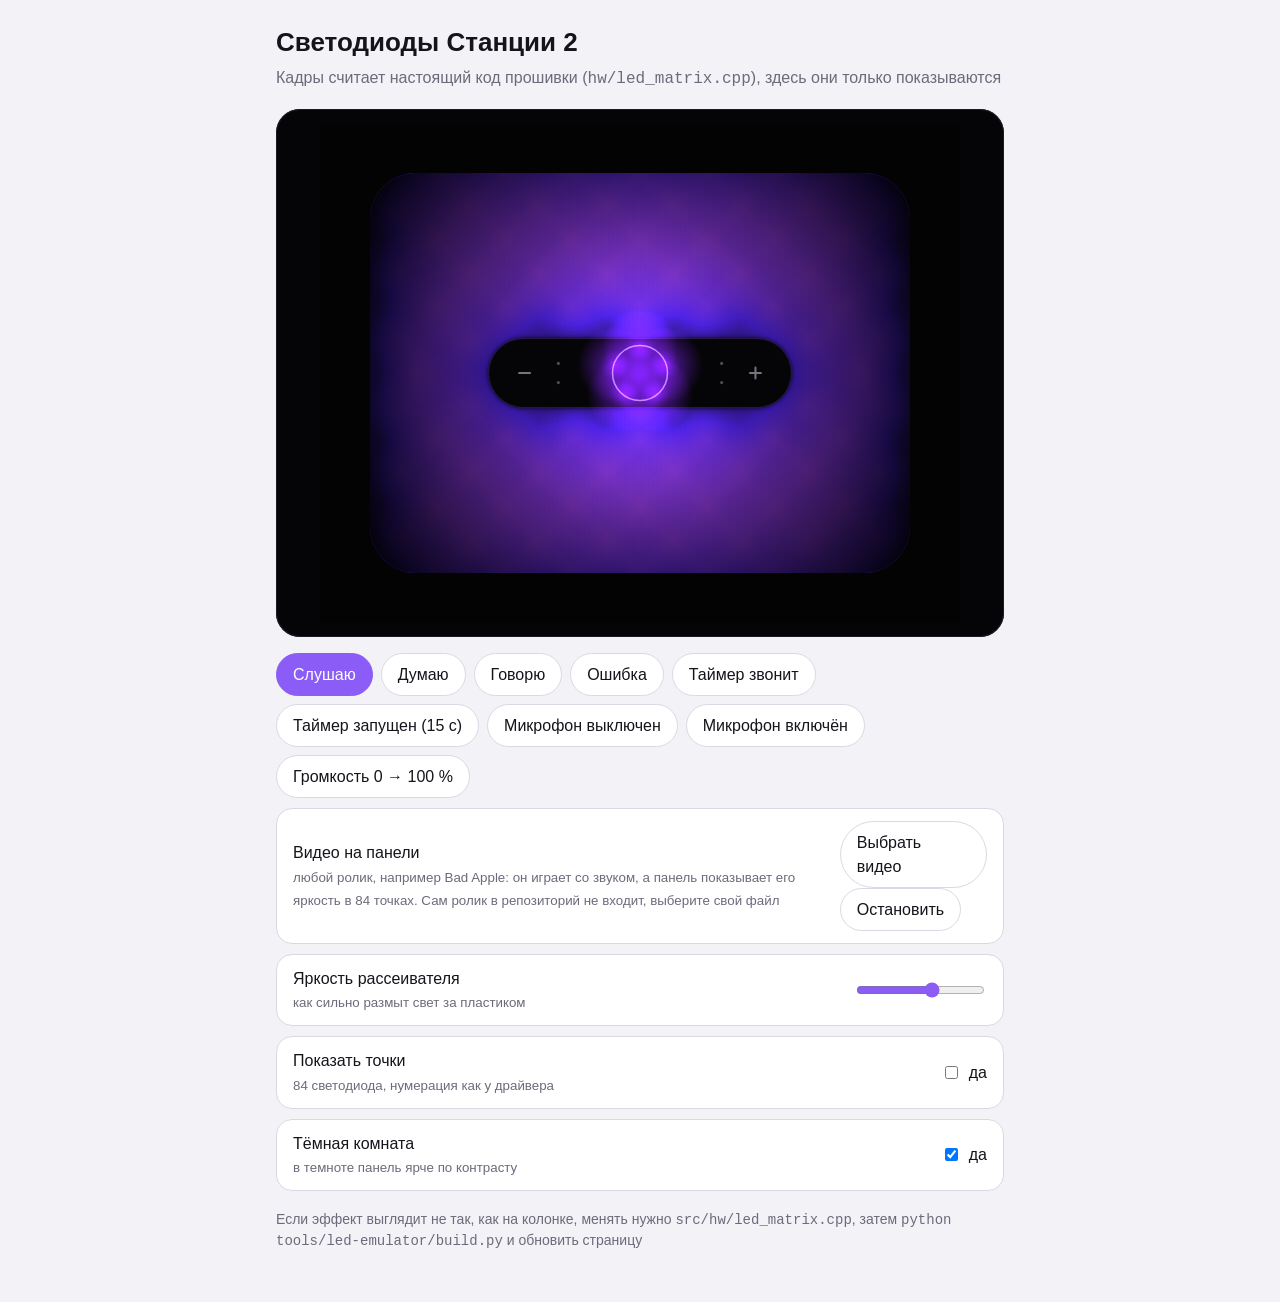
<file: satellite/tools/led-emulator/index.html>
<!doctype html>
<html lang="ru">
<head>
<meta charset="utf-8">
<meta name="viewport" content="width=device-width, initial-scale=1">
<title>Светодиоды Станции 2</title>
<style>
  :root { --bg: #0b0b10; --card: #17171f; --line: #2a2a36; --text: #ececf3; --sec: #9a9aaa; --acc: #8b5cf6; }
  @media (prefers-color-scheme: light) { :root:not([data-theme="dark"]) { --bg: #f2f2f7; --card: #fff; --line: #d9d9e3; --text: #14141b; --sec: #6b6b7b; } }
  :root[data-theme="light"] { --bg: #f2f2f7; --card: #fff; --line: #d9d9e3; --text: #14141b; --sec: #6b6b7b; }
  * { box-sizing: border-box; }
  body { margin: 0; background: var(--bg); color: var(--text); font: 16px/1.45 -apple-system, "Segoe UI", Roboto, sans-serif; }
  main { max-width: 760px; margin: 0 auto; padding: 24px 16px 40px; }
  h1 { font-size: 26px; margin: 0 0 4px; }
  p.sub { margin: 0 0 18px; color: var(--sec); }
  .stage { background: #050507; border-radius: 24px; padding: 14px; display: grid; place-items: center; box-shadow: inset 0 0 0 1px #1c1c26; }
  canvas { width: 100%; max-width: 640px; height: auto; display: block; }
  .scenes { display: flex; flex-wrap: wrap; gap: 8px; margin: 16px 0 10px; }
  button { font: inherit; color: var(--text); background: var(--card); border: 1px solid var(--line); border-radius: 999px; padding: 9px 16px; cursor: pointer; }
  button:hover { border-color: var(--acc); }
  button.on { background: var(--acc); border-color: var(--acc); color: #fff; }
  .row { display: flex; align-items: center; justify-content: space-between; gap: 12px; padding: 12px 16px; background: var(--card); border: 1px solid var(--line); border-radius: 16px; margin-top: 10px; }
  .row small { color: var(--sec); }
  label.btn { display: inline-block; font: inherit; color: var(--text); background: var(--card); border: 1px solid var(--line); border-radius: 999px; padding: 9px 16px; cursor: pointer; }
  label.btn:hover { border-color: var(--acc); }
  label { display: inline-flex; align-items: center; gap: 8px; cursor: pointer; }
  input[type=range] { accent-color: var(--acc); }
  .note { color: var(--sec); font-size: 14px; margin-top: 18px; }
</style>
</head>
<body>
<main>
  <h1>Светодиоды Станции 2</h1>
  <p class="sub">Кадры считает настоящий код прошивки (<code>hw/led_matrix.cpp</code>), здесь они только показываются</p>
  <div class="stage"><canvas id="cv" width="640" height="500"></canvas></div>
  <pre id="err" style="color:#ff8a80;white-space:pre-wrap;margin:8px 0 0"></pre>
  <div class="scenes" id="scenes"></div>
  <div class="row"><span>Видео на панели<br><small>любой ролик, например Bad Apple: он играет со звуком, а панель показывает его яркость в 84 точках. Сам ролик в репозиторий не входит, выберите свой файл</small></span>
    <span><label class="btn"><input id="vfile" type="file" accept="video/*" hidden>Выбрать видео</label> <button id="vstop" type="button">Остановить</button></span></div>
  <div class="row"><span>Яркость рассеивателя<br><small>как сильно размыт свет за пластиком</small></span><input id="diff" type="range" min="0" max="100" value="60"></div>
  <div class="row"><span>Показать точки<br><small>84 светодиода, нумерация как у драйвера</small></span><label><input id="dots" type="checkbox"> да</label></div>
  <div class="row"><span>Тёмная комната<br><small>в темноте панель ярче по контрасту</small></span><label><input id="dark" type="checkbox" checked> да</label></div>
  <p class="note">Если эффект выглядит не так, как на колонке, менять нужно <code>src/hw/led_matrix.cpp</code>, затем <code>python tools/led-emulator/build.py</code> и обновить страницу</p>
</main>
<script src="frames.js"></script>
<script>
(() => {
  const D = window.LED_FRAMES;
  if (!D) { document.body.insertAdjacentHTML('beforeend', '<p style="padding:20px">Нет frames.js: выполните <code>python tools/led-emulator/build.py</code></p>'); return; }
  const cv = document.getElementById('cv'), ctx = cv.getContext('2d');
  const W = cv.width, H = cv.height;
  const PW = 540, PH = PW / D.aspect, PX = (W - PW) / 2, PY = (H - PH) / 2, RAD = 46;
  const NLOGO = D.logo || 0;
  const glow = document.createElement('canvas'); glow.width = W; glow.height = H;
  const g = glow.getContext('2d');
  const small = document.createElement('canvas'), sg = small.getContext('2d');

  // the frames of every scene as bytes
  const scenes = {};
  for (const [id, s] of Object.entries(D.scenes)) {
    scenes[id] = { ...s, bytes: s.frames.map((h) => Uint8Array.from(h.match(/../g), (x) => parseInt(x, 16))) };
  }
  let cur = Object.keys(scenes)[0], t0 = performance.now();

  // a video of your own: its brightness at the position of every dot (the same 84 dots, the ring of the button gets the average)
  const vid = document.createElement('video'); vid.playsInline = true; vid.loop = true;
  const vc = document.createElement('canvas'); vc.width = 96; vc.height = 72;
  const vg = vc.getContext('2d', { willReadFrequently: true });
  let vidOn = false;
  function videoPx() {
    vg.drawImage(vid, 0, 0, vc.width, vc.height);
    const img = vg.getImageData(0, 0, vc.width, vc.height).data, out = new Uint8Array((D.points.length + NLOGO) * 3);
    let total = 0;
    D.points.forEach(([x, y], k) => {
      const cx = Math.round(x * (vc.width - 1)), cy = Math.round(y * (vc.height - 1));
      let l = 0, c = 0;
      for (let dy = -2; dy <= 2; dy++) for (let dx = -2; dx <= 2; dx++) {
        const xx = cx + dx, yy = cy + dy;
        if (xx < 0 || yy < 0 || xx >= vc.width || yy >= vc.height) continue;
        const o = (yy * vc.width + xx) * 4; l += 0.299 * img[o] + 0.587 * img[o + 1] + 0.114 * img[o + 2]; c++;
      }
      l = c ? l / c : 0; total += l;
      out[k * 3] = out[k * 3 + 1] = out[k * 3 + 2] = Math.round(Math.pow(l / 255, 1.5) * 255);      // the same gamma step as the daemon
    });
    const avg = Math.round(Math.pow(total / D.points.length / 255, 1.5) * 255);
    for (let j = 0; j < NLOGO; j++) { const o = (D.points.length + j) * 3; out[o] = out[o + 1] = out[o + 2] = avg; }
    return out;
  }
  document.getElementById('vfile').onchange = (e) => {
    const f = e.target.files[0]; if (!f) return;
    vid.src = URL.createObjectURL(f); vid.play().then(() => { vidOn = true; mark(); }).catch((x) => { document.getElementById('err').textContent = 'Видео не запустилось: ' + x.message; });
  };
  document.getElementById('vstop').onclick = () => { vid.pause(); vidOn = false; mark(); };

  const bar = document.getElementById('scenes');
  for (const [id, s] of Object.entries(scenes)) {
    const b = document.createElement('button'); b.textContent = s.label; b.dataset.id = id;
    b.onclick = () => { cur = id; t0 = performance.now(); vid.pause(); vidOn = false; mark(); };
    bar.appendChild(b);
  }
  const mark = () => bar.querySelectorAll('button').forEach((b) => b.classList.toggle('on', !vidOn && b.dataset.id === cur));
  mark();

  function roundRect(c, x, y, w, h, r) { c.beginPath(); c.moveTo(x + r, y); c.arcTo(x + w, y, x + w, y + h, r); c.arcTo(x + w, y + h, x, y + h, r); c.arcTo(x, y + h, x, y, r); c.arcTo(x, y, x + w, y, r); c.closePath(); }

  function draw(now) {
    try { frame(now); } catch (e) { document.getElementById('err').textContent = 'Ошибка отрисовки: ' + e.message; return; }
    requestAnimationFrame(draw);
  }
  function frame(now) {
    const s = scenes[cur], n = s.bytes.length;
    now = performance.now();           // not the timestamp of the animation frame: it can be earlier than t0 and give a negative frame number
    let i = Math.max(0, Math.floor((now - t0) / 1000 * s.fps));
    if (s.loop) i %= n; else i = Math.min(i, n - 1);
    const px = vidOn && vid.readyState >= 2 ? videoPx() : s.bytes[i];
    const diff = +document.getElementById('diff').value / 100, dark = document.getElementById('dark').checked;

    // light of the dots: soft additive spots (the diffuser mixes the neighbours)
    g.globalCompositeOperation = 'source-over'; g.fillStyle = '#000'; g.fillRect(0, 0, W, H);
    g.globalCompositeOperation = 'lighter';
    const R = (PW / 8) * (0.85 + 0.75 * diff);
    D.points.forEach(([x, y], k) => {
      const r = px[k * 3], gg = px[k * 3 + 1], b = px[k * 3 + 2];
      if (r + gg + b < 3) return;
      const cx = PX + x * PW, cy = PY + y * PH;
      const grad = g.createRadialGradient(cx, cy, 0, cx, cy, R);
      grad.addColorStop(0, `rgba(${r},${gg},${b},0.6)`); grad.addColorStop(0.45, `rgba(${r},${gg},${b},0.2)`); grad.addColorStop(1, `rgba(${r},${gg},${b},0)`);
      g.fillStyle = grad; g.beginPath(); g.arc(cx, cy, R, 0, 7); g.fill();
    });

    // the panel: milky plastic, the light inside it, the dark slot in the middle (no canvas filters: they are missing in some browsers; the haze is the glow drawn small and stretched back)
    ctx.globalCompositeOperation = 'source-over';
    ctx.fillStyle = dark ? '#030304' : '#1b1b21'; ctx.fillRect(0, 0, W, H);
    ctx.save();
    roundRect(ctx, PX, PY, PW, PH, RAD); ctx.clip();
    ctx.fillStyle = dark ? '#0b0a10' : '#1f1e26'; ctx.fillRect(PX, PY, PW, PH);
    ctx.globalCompositeOperation = 'lighter';
    ctx.imageSmoothingEnabled = true; ctx.imageSmoothingQuality = 'high';
    ctx.drawImage(glow, 0, 0);                                                       // the colours
    const k = 10 + Math.round(8 * diff);                                              // the haze: the same light, much blurrier
    small.width = Math.ceil(W / k); small.height = Math.ceil(H / k);
    sg.imageSmoothingEnabled = true; sg.clearRect(0, 0, small.width, small.height); sg.drawImage(glow, 0, 0, small.width, small.height);
    ctx.globalAlpha = 0.3; ctx.drawImage(small, 0, 0, W, H); ctx.globalAlpha = 1;
    ctx.globalCompositeOperation = 'source-over';
    // the light is strongest round the control strip and dies away to the edges and the corners (the photo of the real speaker)
    const sh = ctx.createRadialGradient(W / 2, H / 2, PH * 0.12, W / 2, H / 2, PW * 0.6);
    sh.addColorStop(0, 'rgba(0,0,0,0)'); sh.addColorStop(0.4, 'rgba(0,0,0,0.45)'); sh.addColorStop(1, 'rgba(0,0,0,0.93)');
    ctx.fillStyle = sh; ctx.fillRect(PX, PY, PW, PH);
    ctx.restore();
    // the control strip: a thin black pill with "-", the round Alice button, "+" and four small dots (the picture of the real speaker)
    const sw = PW * 0.56, sh2 = sw / 4.4, sx = W / 2 - sw / 2, sy = H / 2 - sh2 / 2;
    ctx.save(); ctx.shadowColor = '#000'; ctx.shadowBlur = 5; ctx.fillStyle = '#050507'; roundRect(ctx, sx, sy, sw, sh2, sh2 / 2); ctx.fill(); ctx.restore();
    ctx.save(); ctx.strokeStyle = 'rgba(255,255,255,.07)'; ctx.lineWidth = 1; roundRect(ctx, sx, sy, sw, sh2, sh2 / 2); ctx.stroke(); ctx.restore();
    const bx = W / 2, by = H / 2, br = sh2 * 0.4;
    ctx.save(); ctx.strokeStyle = 'rgba(210,210,225,.55)'; ctx.lineWidth = 2; ctx.lineCap = 'round';
    ctx.beginPath(); ctx.moveTo(sx + sw * 0.1, by); ctx.lineTo(sx + sw * 0.1 + 11, by); ctx.stroke();                                   // -
    ctx.beginPath(); ctx.moveTo(sx + sw * 0.9 - 11, by); ctx.lineTo(sx + sw * 0.9, by); ctx.moveTo(sx + sw * 0.9 - 5.5, by - 5.5); ctx.lineTo(sx + sw * 0.9 - 5.5, by + 5.5); ctx.stroke();   // +
    ctx.fillStyle = 'rgba(210,210,225,.35)';
    [[-0.27, -0.14], [-0.27, 0.14], [0.27, -0.14], [0.27, 0.14]].forEach(([dx, dy]) => { ctx.beginPath(); ctx.arc(bx + dx * sw, by + dy * sh2, 1.6, 0, 7); ctx.fill(); });
    ctx.beginPath(); ctx.arc(bx, by, br, 0, 7); ctx.strokeStyle = 'rgba(220,220,235,.5)'; ctx.lineWidth = 1.5; ctx.stroke();            // the button
    ctx.restore();

    // the ring of the Alice button: its dots sit on a small circle round the button
    if (NLOGO) {
      ctx.save(); ctx.globalCompositeOperation = 'lighter';
      for (let j = 0; j < NLOGO; j++) {
        const o = (D.points.length + j) * 3, r = px[o], gg = px[o + 1], b = px[o + 2];
        if (r + gg + b < 3) continue;
        const ang = -Math.PI / 2 + (j / NLOGO) * 2 * Math.PI, cx = bx + Math.cos(ang) * br * 0.95, cy = by + Math.sin(ang) * br * 0.95, R2 = sh2 * 0.55;
        const grad = ctx.createRadialGradient(cx, cy, 0, cx, cy, R2);
        grad.addColorStop(0, `rgba(${r},${gg},${b},0.95)`); grad.addColorStop(0.4, `rgba(${r},${gg},${b},0.4)`); grad.addColorStop(1, `rgba(${r},${gg},${b},0)`);
        ctx.fillStyle = grad; ctx.beginPath(); ctx.arc(cx, cy, R2, 0, 7); ctx.fill();
      }
      ctx.restore();
    }

    if (document.getElementById('dots').checked) {
      ctx.font = '10px sans-serif'; ctx.textAlign = 'center';
      D.points.forEach(([x, y], k) => {
        const cx = PX + x * PW, cy = PY + y * PH;
        ctx.strokeStyle = 'rgba(255,255,255,.55)'; ctx.beginPath(); ctx.arc(cx, cy, 5, 0, 7); ctx.stroke();
        ctx.fillStyle = 'rgba(255,255,255,.8)'; ctx.fillText(k, cx, cy - 8);
      });
    }
  }
  requestAnimationFrame(draw);
})();
</script>
</body>
</html>
</file>
